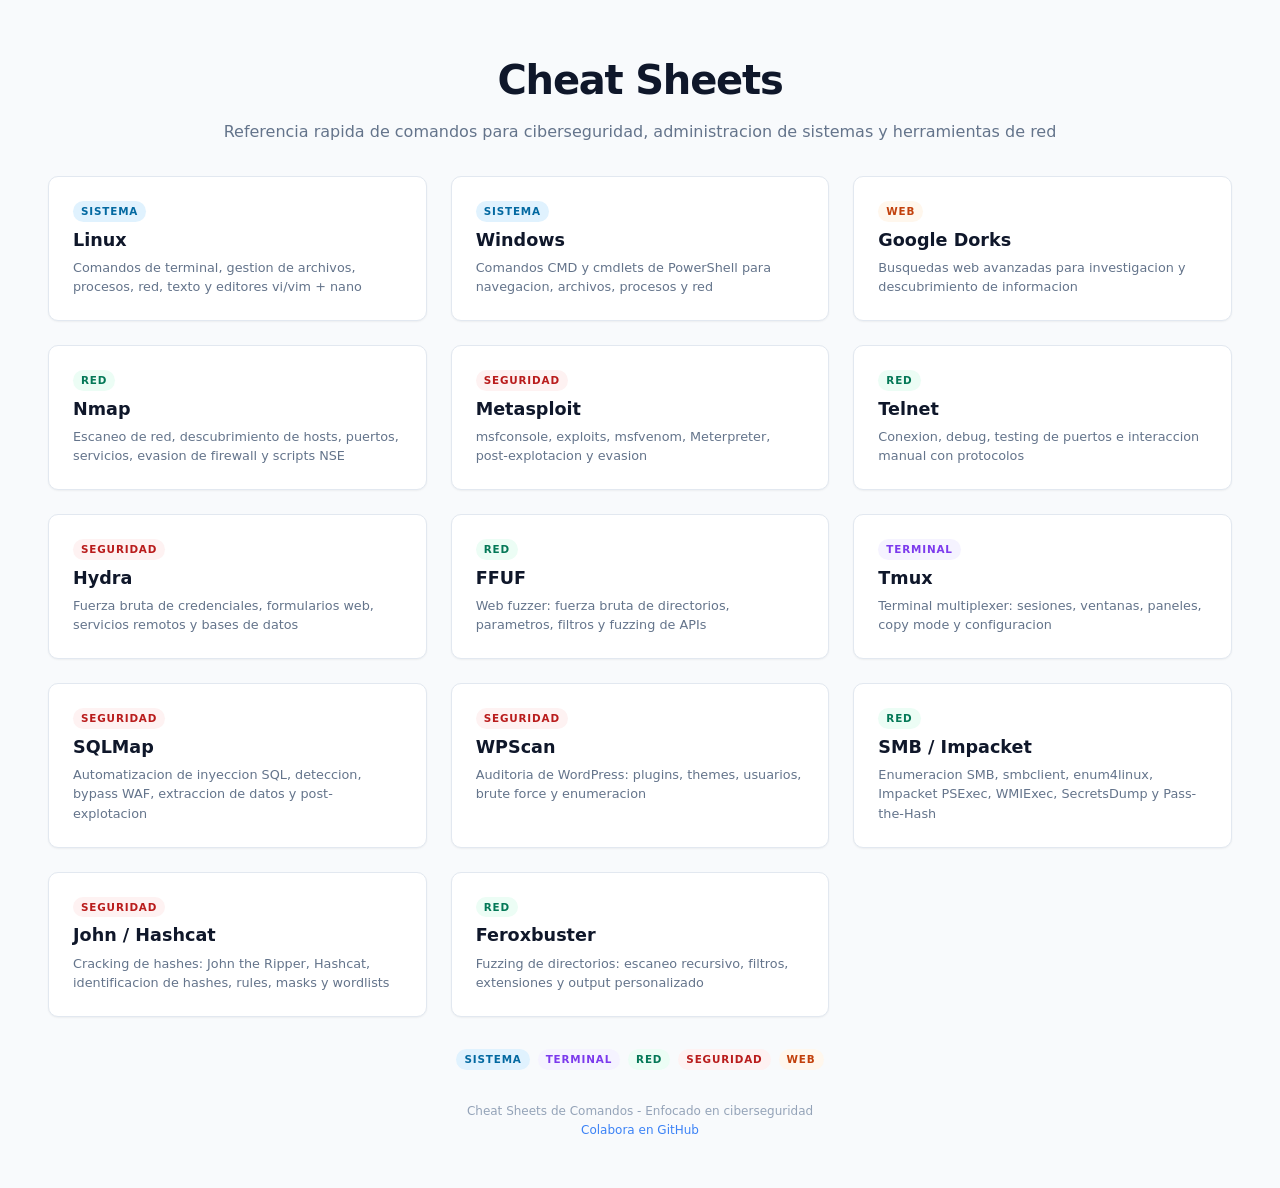
<file: index.html>
<!DOCTYPE html>
<html lang="es">

<head>
  <meta charset="UTF-8">
  <meta name="viewport" content="width=device-width, initial-scale=1.0">
  <title>Cheat Sheets - Comandos</title>
  <link rel="stylesheet" href="styles.css" />
</head>

<body class="index-page">
  <div class="container">
    <h1 class="main-title">Cheat Sheets</h1>
    <p class="subtitle">Referencia rapida de comandos para ciberseguridad, administracion de sistemas y herramientas de red</p>

    <section class="cards">
      <a href="linux/linux_commands_vi.html" class="card">
        <span class="card-label label-sistema">Sistema</span>
        <div class="card-title">Linux</div>
        <div class="card-desc">
          Comandos de terminal, gestion de archivos, procesos, red, texto y editores vi/vim + nano
        </div>
      </a>

      <a href="windows/windows_commands.html" class="card">
        <span class="card-label label-sistema">Sistema</span>
        <div class="card-title">Windows</div>
        <div class="card-desc">
          Comandos CMD y cmdlets de PowerShell para navegacion, archivos, procesos y red
        </div>
      </a>

      <a href="web/google_dorks.html" class="card">
        <span class="card-label label-web">Web</span>
        <div class="card-title">Google Dorks</div>
        <div class="card-desc">
          Busquedas web avanzadas para investigacion y descubrimiento de informacion
        </div>
      </a>

      <a href="nmap/nmap_commands.html" class="card">
        <span class="card-label label-red">Red</span>
        <div class="card-title">Nmap</div>
        <div class="card-desc">
          Escaneo de red, descubrimiento de hosts, puertos, servicios, evasion de firewall y scripts NSE
        </div>
      </a>

      <a href="metasploit/metasploit_commands.html" class="card">
        <span class="card-label label-seguridad">Seguridad</span>
        <div class="card-title">Metasploit</div>
        <div class="card-desc">
          msfconsole, exploits, msfvenom, Meterpreter, post-explotacion y evasion
        </div>
      </a>

      <a href="telnet/telnet_commands.html" class="card">
        <span class="card-label label-red">Red</span>
        <div class="card-title">Telnet</div>
        <div class="card-desc">
          Conexion, debug, testing de puertos e interaccion manual con protocolos
        </div>
      </a>

      <a href="hydra/hydra_commands.html" class="card">
        <span class="card-label label-seguridad">Seguridad</span>
        <div class="card-title">Hydra</div>
        <div class="card-desc">
          Fuerza bruta de credenciales, formularios web, servicios remotos y bases de datos
        </div>
      </a>

      <a href="ffuf/ffuf_commands.html" class="card">
        <span class="card-label label-red">Red</span>
        <div class="card-title">FFUF</div>
        <div class="card-desc">
          Web fuzzer: fuerza bruta de directorios, parametros, filtros y fuzzing de APIs
        </div>
      </a>

      <a href="tmux/tmux_commands.html" class="card">
        <span class="card-label label-terminal">Terminal</span>
        <div class="card-title">Tmux</div>
        <div class="card-desc">
          Terminal multiplexer: sesiones, ventanas, paneles, copy mode y configuracion
        </div>
      </a>

      <a href="sqlmap/sqlmap_commands.html" class="card">
        <span class="card-label label-seguridad">Seguridad</span>
        <div class="card-title">SQLMap</div>
        <div class="card-desc">
          Automatizacion de inyeccion SQL, deteccion, bypass WAF, extraccion de datos y post-explotacion
        </div>
      </a>

      <a href="wpscan/wpscan_commands.html" class="card">
        <span class="card-label label-seguridad">Seguridad</span>
        <div class="card-title">WPScan</div>
        <div class="card-desc">
          Auditoria de WordPress: plugins, themes, usuarios, brute force y enumeracion
        </div>
      </a>

      <a href="smb/smb_commands.html" class="card">
        <span class="card-label label-red">Red</span>
        <div class="card-title">SMB / Impacket</div>
        <div class="card-desc">
          Enumeracion SMB, smbclient, enum4linux, Impacket PSExec, WMIExec, SecretsDump y Pass-the-Hash
        </div>
      </a>

      <a href="john/john_hashcat_commands.html" class="card">
        <span class="card-label label-seguridad">Seguridad</span>
        <div class="card-title">John / Hashcat</div>
        <div class="card-desc">
          Cracking de hashes: John the Ripper, Hashcat, identificacion de hashes, rules, masks y wordlists
        </div>
      </a>

      <a href="feroxbuster/feroxbuster_commands.html" class="card">
        <span class="card-label label-red">Red</span>
        <div class="card-title">Feroxbuster</div>
        <div class="card-desc">
          Fuzzing de directorios: escaneo recursivo, filtros, extensiones y output personalizado
        </div>
      </a>
    </section>

    <div class="legend">
      <span class="card-label label-sistema">Sistema</span>
      <span class="card-label label-terminal">Terminal</span>
      <span class="card-label label-red">Red</span>
      <span class="card-label label-seguridad">Seguridad</span>
      <span class="card-label label-web">Web</span>
    </div>

    <footer class="footer">
      <p>Cheat Sheets de Comandos - Enfocado en ciberseguridad</p>
      <p><a href="https://github.com/Andres-Caso-Iglesias/CheatSheet">Colabora en GitHub</a></p>
    </footer>
  </div>
</body>

</html>
</file>
<file: styles.css>
/* ============================================
   CHEAT SHEETS - RESPONSIVE DESIGN SYSTEM
   Mobile-first: base = mobile, then scale up
   ============================================ */

/* --- DESIGN TOKENS --- */
:root {
  --font-sans: 'Inter', system-ui, -apple-system, 'Segoe UI', Roboto, sans-serif;
  --font-mono: 'JetBrains Mono', 'Cascadia Code', 'Fira Code', 'Consolas', monospace;

  --color-bg: #f8fafc;
  --color-surface: #ffffff;
  --color-text: #0f172a;
  --color-text-muted: #64748b;
  --color-text-faint: #94a3b8;
  --color-primary: #3b82f6;
  --color-primary-light: #eff6ff;
  --color-border: #e2e8f0;
  --color-border-light: #f1f5f9;

  --space-xs: 4px;
  --space-sm: 8px;
  --space-md: 16px;
  --space-lg: 24px;
  --space-xl: 32px;
  --space-2xl: 48px;

  --radius-sm: 6px;
  --radius-md: 10px;
  --radius-lg: 16px;

  --shadow-sm: 0 1px 2px rgba(0,0,0,0.05);
  --shadow-md: 0 4px 12px rgba(0,0,0,0.08);
  --shadow-lg: 0 8px 24px rgba(0,0,0,0.12);
}

/* --- RESET --- */
*, *::before, *::after { box-sizing: border-box; margin: 0; padding: 0; }

body {
  font-family: var(--font-sans);
  background: var(--color-bg);
  color: var(--color-text);
  min-height: 100vh;
  line-height: 1.6;
  -webkit-font-smoothing: antialiased;
  padding: var(--space-md);
}

.sr-only { position: absolute; width: 1px; height: 1px; padding: 0; margin: -1px; overflow: hidden; clip: rect(0,0,0,0); border: 0; }
.hidden { display: none !important; }

/* Back button wrapper */
.back-wrapper {
  margin-bottom: var(--space-md);
}

/* VI mode badges row */
.vi-badges {
  display: flex;
  gap: 8px;
  flex-wrap: wrap;
  margin-bottom: 14px;
}

.vi-badges--relative {
  position: relative;
}

.vi-badge-text {
  font-size: 0.85rem;
  color: var(--color-text-muted);
  align-self: center;
}

.vi-badge-text--italic {
  font-style: italic;
}

/* Nano watermark */
.nano-watermark {
  position: absolute;
  top: 50%;
  left: 50%;
  transform: translate(-50%, -50%) rotate(-30deg);
  font-size: 5rem;
  font-weight: 900;
  color: rgba(239, 68, 68, 0.25);
  pointer-events: none;
  white-space: nowrap;
  z-index: 10;
}

.nano-watermark-sub {
  position: absolute;
  top: 60%;
  left: 50%;
  transform: translate(-50%, -50%) rotate(-30deg);
  font-size: 2rem;
  font-weight: 700;
  color: rgba(239, 68, 68, 0.3);
  pointer-events: none;
  white-space: nowrap;
  z-index: 10;
}

.nano-container {
  position: relative;
  z-index: 1;
}


/* ============================================
   MOBILE BASE (< 640px)
   ============================================ */

/* --- INDEX PAGE --- */
body.index-page {
  display: flex;
  flex-direction: column;
  align-items: center;
  justify-content: center;
  min-height: 100vh;
  padding: var(--space-md);
}

.container {
  max-width: 100%;
  width: 100%;
  text-align: center;
}

.main-title {
  font-size: 2.20rem;
  font-weight: 800;
  color: var(--color-text);
  letter-spacing: -0.03em;
  margin-bottom: var(--space-sm);
  text-align: center;
}

.subtitle {
  font-size: 0.9rem;
  color: var(--color-text-muted);
  margin-bottom: var(--space-xl);
  line-height: 1.5;
  display: none;
}

/* Cards: 1 column on mobile */
.cards {
  display: grid;
  grid-template-columns: 1fr;
  gap: var(--space-md);
  width: 100%;
}

.card {
  background: var(--color-surface);
  border: 1px solid var(--color-border);
  border-radius: var(--radius-md);
  padding: var(--space-lg);
  text-align: left;
  text-decoration: none;
  color: var(--color-text);
  display: flex;
  flex-direction: column;
  gap: var(--space-xs);
  transition: all 0.2s ease;
  box-shadow: var(--shadow-sm);
}

.card:active {
  transform: scale(0.98);
}

.card-label {
  font-size: 0.65rem;
  font-weight: 600;
  text-transform: uppercase;
  letter-spacing: 0.08em;
  padding: 2px 8px;
  border-radius: 100px;
  display: inline-block;
  align-self: flex-start;
}

/* Label colors by category */
.label-sistema { color: #0369a1; background: #e0f2fe; }
.label-red { color: #047857; background: #ecfdf5; }
.label-seguridad { color: #b91c1c; background: #fef2f2; }
.label-terminal { color: #7c3aed; background: #f5f3ff; }
.label-web { color: #c2410c; background: #fff7ed; }

.card-title {
  font-size: 1.1rem;
  font-weight: 700;
}

.card-desc {
  font-size: 0.8rem;
  color: var(--color-text-muted);
  line-height: 1.5;
}

.footer {
  margin-top: var(--space-xl);
  font-size: 0.75rem;
  color: var(--color-text-faint);
  text-align: center;
  line-height: 1.6;
}

.footer a { color: var(--color-primary); text-decoration: none; }

/* Legend */
.legend {
  display: flex;
  gap: 8px;
  justify-content: center;
  flex-wrap: wrap;
  margin-top: var(--space-xl);
  margin-bottom: var(--space-md);
}

/* --- CHEAT SHEET PAGES --- */
.main-container {
  max-width: 100% !important;
  margin: 0 !important;
  background: transparent !important;
  border-radius: 0 !important;
  box-shadow: none !important;
  border: none !important;
  padding: 0 !important;
}

.main-container .main-title {
  font-size: 2.10rem;
  margin-bottom: var(--space-md);
  text-align: center;
}

.back-link {
  display: inline-flex;
  align-items: center;
  justify-content: center;
  gap: 6px;
  color: var(--color-text-muted);
  text-decoration: none;
  font-size: 2.2rem;
  font-weight: 500;
  padding: 4px 12px;
  border-radius: var(--radius-sm);
  border: 1px solid var(--color-border);
  background: var(--color-surface);
  cursor: pointer;
  transition: all 0.15s;
  margin-bottom: var(--space-md);
  margin-left: var(--space-md);
  margin-right: var(--space-md);
}

.back-link:hover { background: var(--color-border-light); color: var(--color-text); }

/* Tabs: horizontal scroll, no wrap */
.tabs, .tabs-main {
  display: flex;
  gap: 6px;
  flex-wrap: nowrap;
  overflow-x: auto;
  -webkit-overflow-scrolling: touch;
  justify-content: center;
  margin-bottom: var(--space-sm);
  margin-left: var(--space-md);
  margin-right: var(--space-md);
  padding-bottom: var(--space-xs);
  scrollbar-width: none;
}
.tabs::-webkit-scrollbar, .tabs-main::-webkit-scrollbar { display: none; }

.tab, .tab-main {
  flex: 0 0 auto;
  padding: 10px 18px;
  border-radius: var(--radius-sm);
  border: 1px solid var(--color-border);
  background: var(--color-surface);
  cursor: pointer;
  font-size: 1.2rem;
  font-weight: 500;
  color: var(--color-text-muted);
  transition: all 0.15s;
  font-family: var(--font-sans);
  white-space: nowrap;
}

.tab:hover, .tab-main:hover { background: var(--color-border-light); color: var(--color-text); }
.tab.active, .tab-main.active { background: var(--color-text); color: var(--color-surface); border-color: var(--color-text); }

/* Subtabs: horizontal scroll */
.subtabs {
  display: flex;
  gap: 6px;
  flex-wrap: nowrap;
  overflow-x: auto;
  -webkit-overflow-scrolling: touch;
  justify-content: center;
  width: 100%;
  margin-bottom: var(--space-md);
  margin-left: var(--space-md);
  margin-right: var(--space-md);
  padding-bottom: var(--space-xs);
  scrollbar-width: none;
}
.subtabs::-webkit-scrollbar { display: none; }
.subtabs .inner { display: flex; gap: 6px; width: auto; max-width: none; justify-content: center; }

.subtab {
  flex: 0 0 auto;
  padding: 8px 14px;
  border-radius: var(--radius-sm);
  border: 1px solid var(--color-border-light);
  background: var(--color-surface);
  cursor: pointer;
  font-size: 1.1rem;
  font-weight: 500;
  color: var(--color-text-faint);
  transition: all 0.15s;
  font-family: var(--font-sans);
  white-space: nowrap;
}

.subtab:hover { background: var(--color-border-light); color: var(--color-text-muted); }
.subtab.active { background: var(--color-primary-light); color: var(--color-primary); border-color: var(--color-primary); font-weight: 600; }

/* Search */
.search-box {
  width: calc(100% - 32px);
  margin-left: var(--space-md);
  margin-right: var(--space-md);
  padding: 12px 16px;
  border: 1px solid var(--color-border);
  border-radius: var(--radius-sm);
  font-size: 1.2rem;
  margin-bottom: var(--space-md);
  background: var(--color-surface);
  color: var(--color-text);
  font-family: var(--font-sans);
  transition: border-color 0.15s;
}
.search-box:focus { outline: none; border-color: var(--color-primary); box-shadow: 0 0 0 3px var(--color-primary-light); }
.search-box::placeholder { color: var(--color-text-faint); }

/* Sections */
.section { display: none; text-align: left; }
.section.active { display: block; }

/* Commands: stacked on mobile */
.cmd-group {
  margin-bottom: var(--space-lg);
  margin-left: var(--space-md);
  margin-right: var(--space-md);
}

#allCmds {
  font-size: 2.20rem;
}

.group-title {
  font-size: 0.75rem;
  font-weight: 600;
  text-transform: uppercase;
  letter-spacing: 0.08em;
  color: var(--color-text-faint);
  margin-bottom: var(--space-sm);
  padding-bottom: var(--space-xs);
  border-bottom: 1px solid var(--color-border-light);
}

.cmd-row {
  display: flex;
  flex-direction: column;
  gap: var(--space-sm);
  padding: 14px 0;
  border-bottom: 1px solid var(--color-border-light);
}
.cmd-row:last-child { border-bottom: none; }

.cmd-name {
  font-family: var(--font-mono);
  font-size: inherit;
  font-weight: 500;
  color: var(--color-primary);
  background: var(--color-primary-light);
  padding: 8px 14px;
  border-radius: var(--radius-sm);
  word-break: break-word;
  align-self: flex-start;
}

.cmd-desc {
  font-size: inherit;
  color: var(--color-text-muted);
  line-height: 1.6;
}

.cmd-purpose {
  font-size: 0.6em;
  font-weight: 700;
  color: var(--color-text-faint);
  text-transform: uppercase;
  letter-spacing: 0.05em;
  margin-right: 4px;
}

.param {
  font-family: var(--font-mono);
  font-size: 0.7em;
  font-weight: 500;
  background: var(--color-border-light);
  padding: 3px 8px;
  border-radius: 4px;
  color: var(--color-text);
  margin-right: 2px;
  white-space: nowrap;
  display: inline-block;
  margin-bottom: 2px;
}

/* VI grid: horizontal scroll on mobile */
.vi-grid {
  display: flex;
  overflow-x: auto;
  -webkit-overflow-scrolling: touch;
  gap: var(--space-md);
  padding-bottom: var(--space-sm);
  margin-left: var(--space-md);
  margin-right: var(--space-md);
  scrollbar-width: none;
}
.vi-grid::-webkit-scrollbar { display: none; }

.vi-card {
  min-width: 250px;
  flex: 0 0 auto;
  background: var(--color-surface);
  border: 1px solid var(--color-border);
  border-radius: var(--radius-md);
  padding: var(--space-md);
}

.vi-card-title {
  font-size: 0.75em;
  font-weight: 600;
  text-transform: uppercase;
  letter-spacing: 0.06em;
  color: var(--color-text-faint);
  margin-bottom: var(--space-sm);
  padding-bottom: var(--space-xs);
  border-bottom: 1px solid var(--color-border-light);
}

.vi-row {
  display: flex;
  justify-content: space-between;
  align-items: baseline;
  padding: 5px 0;
  border-bottom: 1px solid var(--color-border-light);
  font-size: 0.8em;
  gap: var(--space-sm);
}
.vi-row:last-child { border-bottom: none; }

.vi-key {
  font-family: var(--font-mono);
  color: var(--color-primary);
  background: var(--color-primary-light);
  padding: 4px 12px;
  border-radius: 4px;
  font-size: 0.75em;
  font-weight: 500;
  flex-shrink: 0;
}

.vi-desc { color: var(--color-text-muted); text-align: right; font-size: 0.75em; }

/* Mode badges */
.mode-badge { display: inline-block; padding: 4px 12px; border-radius: 100px; font-size: 0.85rem; font-weight: 600; text-transform: uppercase; letter-spacing: 0.05em; margin-bottom: var(--space-sm); margin-left: var(--space-md); }
.mode-normal { background: var(--color-primary-light); color: var(--color-primary); }
.mode-insert { background: #ecfdf5; color: #059669; }
.mode-cmd { background: #fffbeb; color: #d97706; }


/* ============================================
   TABLET (≥ 640px)
   2-col cards, container gets white background
   ============================================ */
@media (min-width: 640px) {
  body { padding: var(--space-lg); }
  body.index-page { padding: var(--space-2xl); }

  .container { max-width: 900px; }

  .subtitle { display: block; }

  .main-title { font-size: 2rem; }
  .subtitle { font-size: 1rem; }

  .cards { grid-template-columns: repeat(2, 1fr); gap: var(--space-lg); }

  /* Cheat sheet: container visible */
  .main-container {
    max-width: 720px;
    background: var(--color-surface);
    border-radius: var(--radius-lg);
    box-shadow: var(--shadow-sm);
    border: 1px solid var(--color-border);
    padding: var(--space-xl);
  }

  .back-link { justify-content: flex-start; margin-bottom: var(--space-lg); font-size: 0.9rem; padding: 4px 10px; }

  .tabs, .tabs-main { flex-wrap: wrap; justify-content: center; overflow-x: visible; }
  .subtabs { flex-wrap: wrap; justify-content: center; overflow-x: visible; }
  .subtabs .inner { max-width: 760px; width: min(100%, 760px); }

  #allCmds { font-size: 1rem; }

  .tab, .tab-main { font-size: 0.9rem; padding: 8px 16px; }
  .subtab { font-size: 0.8rem; padding: 6px 12px; }
  .search-box { font-size: 0.9rem; padding: 10px 14px; width: 100%; margin-left: 0; margin-right: 0; }

  /* Commands: 2-column grid, smaller fonts */
  .cmd-row {
    display: grid;
    grid-template-columns: minmax(140px, 30%) 1fr;
    gap: var(--space-md);
    padding: 8px 0;
  }

  .group-title { font-size: 0.75rem; }
  .cmd-name { font-size: 0.85rem; padding: 5px 10px; }
  .cmd-desc { font-size: 0.85rem; }
  .cmd-purpose { font-size: 0.7rem; }
  .param { font-size: 0.75rem; padding: 2px 6px; }

  .vi-grid {
    display: grid;
    grid-template-columns: repeat(2, 1fr);
    overflow-x: visible;
  }
  .vi-card { min-width: auto; }
  .vi-card-title { font-size: 0.75rem; }
  .vi-row { font-size: 0.8rem; }
  .vi-key { font-size: 0.75rem; padding: 2px 8px; }
  .vi-desc { font-size: 0.75rem; }
  .mode-badge { font-size: 0.7rem; }
}


/* ============================================
   DESKTOP (≥ 1024px)
   Full layout, wider container, 3-col cards
   ============================================ */
@media (min-width: 1024px) {
  body { padding: var(--space-xl); }
  body.index-page { padding: var(--space-2xl); }

  .container { max-width: 1200px; }

  .main-title { font-size: 2.5rem; }

  .cards { grid-template-columns: repeat(3, 1fr); }

  .main-container {
    max-width: 1024px;
    padding: var(--space-2xl);
  }

  .back-link { font-size: 0.85rem; padding: 4px 10px; }
  .tab, .tab-main { font-size: 0.85rem; }
  .subtab { font-size: 0.8rem; }
  .search-box { font-size: 0.85rem; }

  #allCmds { font-size: 1rem; }

  .cmd-row {
    grid-template-columns: minmax(180px, 35%) 1fr;
  }

  .vi-grid { grid-template-columns: repeat(3, 1fr); }
}


/* ============================================
   ULTRAWIDE (≥ 1536px)
   Maximum width, 4-col cards, spacious
   ============================================ */
@media (min-width: 1536px) {
  .container { max-width: 1600px; }

  .cards { grid-template-columns: repeat(4, 1fr); gap: var(--space-xl); }
  .card { padding: var(--space-xl); }

  .main-container {
    max-width: 1400px;
    padding: var(--space-2xl) 64px;
  }

  .vi-grid { grid-template-columns: repeat(4, 1fr); }
}


/* ============================================
   SMALL MOBILE (< 450px)
   Extra large fonts for tiny screens
   ============================================ */
@media (max-width: 449px) {
  .main-title { font-size: 3rem; }
  .subtitle { font-size: 1.8rem; }
  .card-title { font-size: 2.2rem; }
  .card-desc { font-size: 1.6rem; }
  .card-label { font-size: 1.2rem; }

  .back-link { font-size: 1.8rem; padding: 4px 14px; }
  .tab, .tab-main { font-size: 1.8rem; padding: 14px 22px; }
  .subtab { font-size: 1.6rem; padding: 12px 18px; }
  .search-box { font-size: 1.8rem; padding: 14px 18px; }

  .main-container .main-title { font-size: 2.6rem; }

  .group-title { font-size: 1.5rem; }
  .cmd-name { font-size: 1.8rem; padding: 10px 16px; }
  .cmd-desc { font-size: 1.8rem; }
  .cmd-purpose { font-size: 1.4rem; }
  .param { font-size: 1.6rem; padding: 4px 10px; }

  .vi-card-title { font-size: 1.5rem; }
  .vi-row { font-size: 1.7rem; }
  .vi-key { font-size: 1.6rem; padding: 5px 14px; }
  .vi-desc { font-size: 1.6rem; }

  .mode-badge { font-size: 1.4rem; padding: 8px 16px; }
  .footer { font-size: 1.5rem; }
}


/* ============================================
   LARGE DESKTOP (≥ 2500px)
   Bigger fonts for large screens
   ============================================ */
@media (min-width: 2500px) {
  .main-title { font-size: 3.5rem; }
  .subtitle { font-size: 1.6rem; }
  .card-title { font-size: 1.8rem; }
  .card-desc { font-size: 1.3rem; }

  .back-link { font-size: 1.3rem; padding: 4px 12px; }
  .tab, .tab-main { font-size: 1.3rem; padding: 12px 24px; }
  .subtab { font-size: 1.2rem; padding: 10px 18px; }
  .search-box { font-size: 1.3rem; padding: 14px 18px; }

  .main-container .main-title { font-size: 2.6rem; }

  .group-title { font-size: 1.1rem; }
  .cmd-name { font-size: 1.3rem; padding: 8px 16px; }
  .cmd-desc { font-size: 1.3rem; }
  .cmd-purpose { font-size: 1rem; }
  .param { font-size: 1.2rem; padding: 4px 10px; }

  .vi-card-title { font-size: 1.1rem; }
  .vi-row { font-size: 1.25rem; }
  .vi-key { font-size: 1.2rem; padding: 5px 14px; }
  .vi-desc { font-size: 1.2rem; }

  .mode-badge { font-size: 1rem; padding: 6px 16px; }
  .footer { font-size: 1.15rem; }
}
</file>
